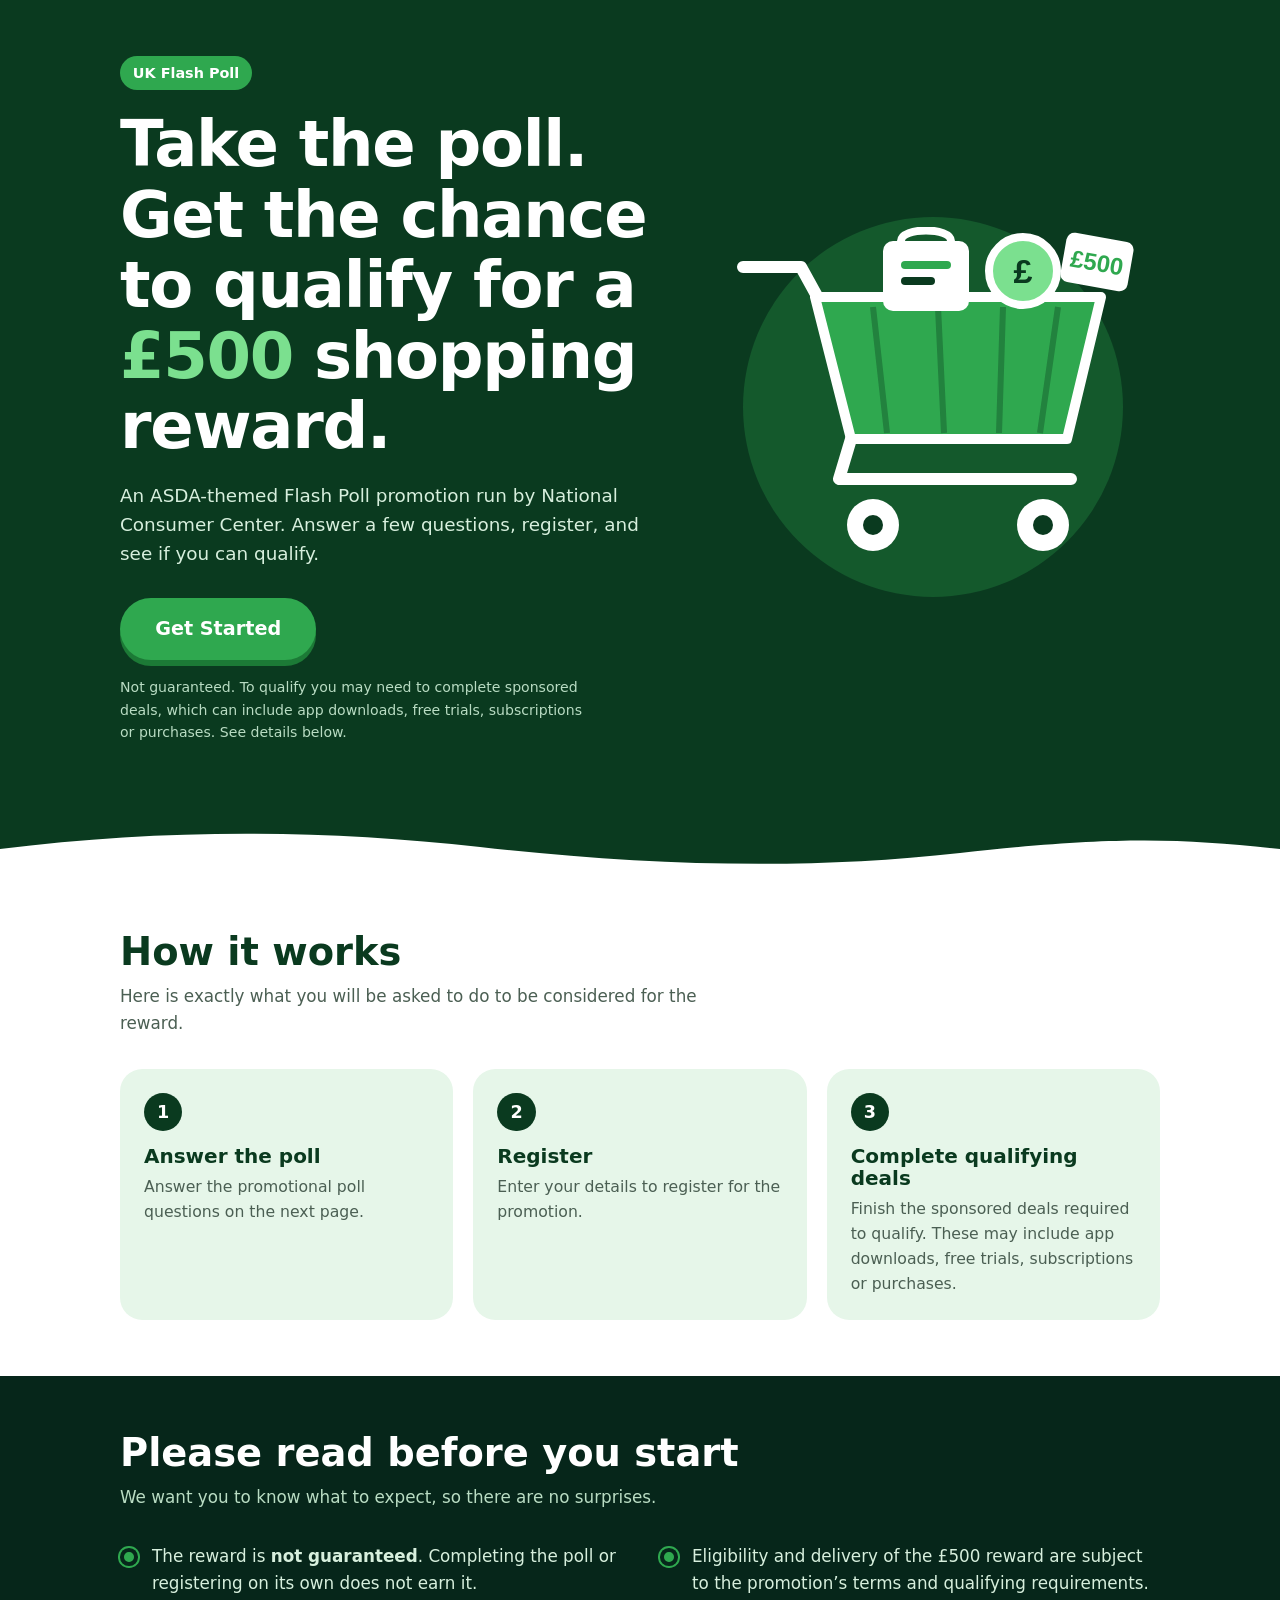
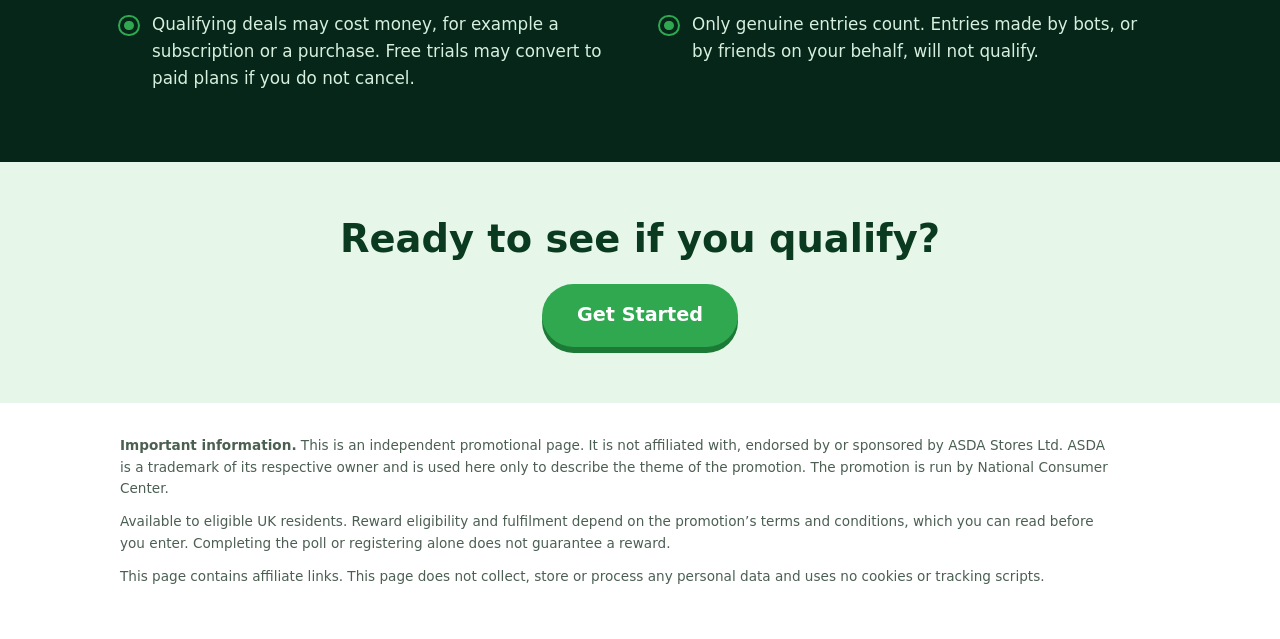
<file: index.html>
<!DOCTYPE html>
<html lang="en-GB" dir="ltr">
<head>
<meta charset="utf-8">
<meta http-equiv="Content-Security-Policy" content="default-src 'none'; style-src 'self'; img-src 'self' data:; base-uri 'none'; form-action 'none'; upgrade-insecure-requests">
<meta name="referrer" content="strict-origin-when-cross-origin">
<meta name="viewport" content="width=device-width, initial-scale=1, viewport-fit=cover">
<title>Flash Poll – Qualify for a £500 Shopping Reward</title>
<meta name="description" content="UK Flash Poll promotion run by National Consumer Center. Answer a few questions, register and see if you can qualify for a £500 shopping reward. Not guaranteed; qualifying deals may cost money.">
<meta name="robots" content="index, follow, max-snippet:-1, max-image-preview:large">
<meta name="theme-color" content="#0a3a1f">
<meta name="color-scheme" content="light">
<meta name="format-detection" content="telephone=no">
<link rel="canonical" href="https://gift2.shop/">
<link rel="icon" href="favicon.svg" type="image/svg+xml">
<meta property="og:type" content="website">
<meta property="og:locale" content="en_GB">
<meta property="og:url" content="https://gift2.shop/">
<meta property="og:title" content="Flash Poll – Qualify for a £500 Shopping Reward">
<meta property="og:description" content="Answer a few questions, register and see if you can qualify. Reward not guaranteed; qualifying deals may cost money.">
<meta name="twitter:card" content="summary">
<meta name="twitter:title" content="Flash Poll – Qualify for a £500 Shopping Reward">
<meta name="twitter:description" content="Answer a few questions, register and see if you can qualify. Reward not guaranteed; qualifying deals may cost money.">
<link rel="stylesheet" href="styles.css">
<script type="application/ld+json">
{"@context":"https://schema.org","@type":"WebPage","name":"Flash Poll – Qualify for a £500 Shopping Reward","url":"https://gift2.shop/","description":"UK Flash Poll promotion run by National Consumer Center. Reward not guaranteed; qualifying deals may cost money.","inLanguage":"en-GB"}
</script>
</head>
<body>
<header class="hero">
<div class="wrap">
<div>
<span class="tag">UK Flash Poll</span>
<h1>Take the poll. Get the chance to qualify for a <span>£500</span> shopping reward.</h1>
<p class="lead">An ASDA-themed Flash Poll promotion run by National Consumer Center. Answer a few questions, register, and see if you can qualify.</p>
<a class="btn" href="https://giftclick.org/?offer_id=4320&amp;aff_id=211210" id="cta1" rel="noopener sponsored nofollow">Get Started</a>
<p class="fine">Not guaranteed. To qualify you may need to complete sponsored deals, which can include app downloads, free trials, subscriptions or purchases. See details below.</p>
</div>
<div class="art" aria-hidden="true">
<div class="disc"></div>
<svg class="cart" viewBox="0 0 420 360" width="420" height="360" xmlns="http://www.w3.org/2000/svg" focusable="false">
<path d="M20 40h58l22 40" fill="none" stroke="#fff" stroke-width="12" stroke-linecap="round" stroke-linejoin="round"/>
<path d="M92 70h286l-34 142H128z" fill="#2fa84f" stroke="#fff" stroke-width="10" stroke-linejoin="round"/>
<path d="M150 80l14 126M215 80l6 126M280 80l-4 126M335 80l-18 126" stroke="#0a3a1f" stroke-opacity=".35" stroke-width="6"/>
<path d="M128 212l-12 40h232" fill="none" stroke="#fff" stroke-width="12" stroke-linecap="round" stroke-linejoin="round"/>
<circle cx="150" cy="298" r="26" fill="#fff"/><circle cx="150" cy="298" r="10" fill="#0a3a1f"/>
<circle cx="320" cy="298" r="26" fill="#fff"/><circle cx="320" cy="298" r="10" fill="#0a3a1f"/>
<rect x="160" y="14" width="86" height="70" rx="10" fill="#fff"/><path d="M178 14c0-14 50-14 50 0" fill="none" stroke="#fff" stroke-width="8"/>
<rect x="178" y="34" width="50" height="8" rx="4" fill="#2fa84f"/><rect x="178" y="50" width="34" height="8" rx="4" fill="#0a3a1f"/>
<circle cx="300" cy="44" r="34" fill="#7be08f" stroke="#fff" stroke-width="8"/>
<text x="300" y="56" font-family="Arial,Helvetica,sans-serif" font-weight="800" font-size="34" text-anchor="middle" fill="#0a3a1f">£</text>
<rect x="340" y="10" width="68" height="50" rx="8" fill="#fff" transform="rotate(10 374 35)"/>
<text x="374" y="44" font-family="Arial,Helvetica,sans-serif" font-weight="800" font-size="24" text-anchor="middle" fill="#2fa84f" transform="rotate(10 374 35)">£500</text>
</svg>
</div>
</div>
<svg class="wave" viewBox="0 0 1200 46" preserveAspectRatio="none" aria-hidden="true" focusable="false"><path d="M0 46V20C150 0 300 0 450 18s300 24 450 6 210-14 300-4v26z" fill="#fff"/></svg>
</header>

<main id="main">
<section aria-labelledby="how">
<div class="wrap">
<h2 id="how">How it works</h2>
<p class="sub">Here is exactly what you will be asked to do to be considered for the reward.</p>
<ol class="steps">
<li><h3>Answer the poll</h3><p>Answer the promotional poll questions on the next page.</p></li>
<li><h3>Register</h3><p>Enter your details to register for the promotion.</p></li>
<li><h3>Complete qualifying deals</h3><p>Finish the sponsored deals required to qualify. These may include app downloads, free trials, subscriptions or purchases.</p></li>
</ol>
</div>
</section>

<section class="know" aria-labelledby="know-h">
<div class="wrap">
<h2 id="know-h">Please read before you start</h2>
<p class="sub">We want you to know what to expect, so there are no surprises.</p>
<div class="grid">
<ul>
<li>The reward is <strong>not guaranteed</strong>. Completing the poll or registering on its own does not earn it.</li>
<li>Qualifying deals may cost money, for example a subscription or a purchase. Free trials may convert to paid plans if you do not cancel.</li>
</ul>
<ul>
<li>Eligibility and delivery of the £500 reward are subject to the promotion’s terms and qualifying requirements.</li>
<li>Only genuine entries count. Entries made by bots, or by friends on your behalf, will not qualify.</li>
</ul>
</div>
</div>
</section>

<section class="cta" aria-labelledby="cta-h">
<div class="wrap">
<h2 id="cta-h">Ready to see if you qualify?</h2>
<a class="btn" href="https://giftclick.org/?offer_id=4320&amp;aff_id=211210" id="cta2" rel="noopener sponsored nofollow">Get Started</a>
</div>
</section>
</main>

<footer>
<div class="wrap">
<p><strong>Important information.</strong> This is an independent promotional page. It is not affiliated with, endorsed by or sponsored by ASDA Stores Ltd. ASDA is a trademark of its respective owner and is used here only to describe the theme of the promotion. The promotion is run by National Consumer Center.</p>
<p>Available to eligible UK residents. Reward eligibility and fulfilment depend on the promotion’s terms and conditions, which you can read before you enter. Completing the poll or registering alone does not guarantee a reward.</p>
<p>This page contains affiliate links. This page does not collect, store or process any personal data and uses no cookies or tracking scripts.</p>
</div>
</footer>
</body>
</html>
</file>
<file: styles.css>
:root{--green:#2fa84f;--lime:#e6f6e9;--dark:#0a3a1f;--deeper:#06261a;--ink:#12261a;--muted:#4b5f53;
--font:system-ui,-apple-system,"Segoe UI",Roboto,"Helvetica Neue",Arial,sans-serif;
box-sizing:border-box;padding-top:env(safe-area-inset-top,0px);padding-bottom:env(safe-area-inset-bottom,0px);color-scheme:light}
html{-webkit-text-size-adjust:100%;-moz-text-size-adjust:100%;text-size-adjust:100%;scroll-padding-top:env(safe-area-inset-top,0px);scroll-behavior:smooth;-webkit-tap-highlight-color:transparent}
*,*::before,*::after{box-sizing:inherit}
body{margin:0;background:#fff;color:#12261a;font:400 1.05rem/1.6 system-ui,-apple-system,"Segoe UI",Roboto,"Helvetica Neue",Arial,sans-serif;-webkit-font-smoothing:antialiased;-moz-osx-font-smoothing:grayscale;overflow-x:hidden;overflow-wrap:break-word}
h1,h2,h3{font-family:system-ui,-apple-system,"Segoe UI",Roboto,"Helvetica Neue",Arial,sans-serif;line-height:1.1;margin:0}
svg{max-width:100%;height:auto}
.wrap{max-width:1080px;margin:0 auto;padding:0 1.25rem}
@supports (padding:max(0px)){.wrap{padding-left:max(1.25rem,env(safe-area-inset-left,0px));padding-right:max(1.25rem,env(safe-area-inset-right,0px))}}
.hero{background:#0a3a1f;color:#fff;position:relative;overflow:hidden}
.hero .wrap{display:grid;grid-template-columns:1.1fr .9fr;gap:2rem;align-items:center;padding-top:3.5rem;padding-bottom:4.5rem}
.hero .wrap>*{min-width:0}
.tag{display:inline-block;background:#2fa84f;color:#fff;font-weight:600;font-size:.9rem;padding:.35rem .8rem;border-radius:99px;margin-bottom:1.2rem}
.hero h1{font-size:2.3rem;font-size:clamp(2.3rem,5.5vw,4rem);font-weight:800;letter-spacing:-.02em}
.hero h1 span{color:#7be08f}
.hero p.lead{font-size:1.15rem;max-width:34rem;margin:1.2rem 0 1.8rem;color:#d7efdd}
.btn{display:inline-block;min-height:48px;background:#2fa84f;color:#fff;text-decoration:none;font-weight:800;font-size:1.2rem;font-family:system-ui,-apple-system,"Segoe UI",Roboto,Arial,sans-serif;padding:1rem 2.2rem;border-radius:99px;box-shadow:0 6px 0 #1c7a36;-webkit-transition:transform .12s,box-shadow .12s;transition:transform .12s,box-shadow .12s;touch-action:manipulation}
.btn:hover{-webkit-transform:translateY(3px);transform:translateY(3px);box-shadow:0 3px 0 #1c7a36}
.btn:active{-webkit-transform:translateY(5px);transform:translateY(5px);box-shadow:0 1px 0 #1c7a36}
.btn:focus-visible{outline:3px solid #fff;outline-offset:4px}
.cta .btn:focus-visible{outline-color:#0a3a1f}
.fine{font-size:.88rem;color:#b9dcc3;margin-top:1rem;max-width:30rem}
.art{position:relative;display:flex;justify-content:center}
.art .disc{position:absolute;width:340px;max-width:90%;height:340px;border-radius:50%;background:#2fa84f;opacity:.28;top:50%;left:50%;-webkit-transform:translate(-50%,-50%);transform:translate(-50%,-50%)}
@supports (aspect-ratio:1){.art .disc{width:min(380px,90%);height:auto;aspect-ratio:1}}
.cart{width:100%;max-width:420px;height:auto;position:relative;-webkit-animation:bob 4s ease-in-out infinite;animation:bob 4s ease-in-out infinite}
@-webkit-keyframes bob{50%{-webkit-transform:translateY(-10px)}}
@keyframes bob{50%{transform:translateY(-10px)}}
@media (prefers-reduced-motion:reduce){.cart{-webkit-animation:none;animation:none}html{scroll-behavior:auto}.btn{-webkit-transition:none;transition:none}}
.wave{display:block;width:100%;height:46px;margin-top:-1px}
section{padding:3.5rem 0}
h2{font-size:1.7rem;font-size:clamp(1.7rem,3.6vw,2.4rem);font-weight:800;color:#0a3a1f;margin-bottom:.6rem}
.sub{color:#4b5f53;max-width:40rem;margin:0 0 2rem}
.steps{display:grid;grid-template-columns:repeat(3,1fr);gap:1.25rem;list-style:none;padding:0;margin:0;counter-reset:s}
.steps li{background:#e6f6e9;border-radius:1.4rem;padding:1.5rem;position:relative;counter-increment:s}
.steps li::before{content:counter(s);display:grid;place-items:center;width:2.4rem;height:2.4rem;border-radius:50%;background:#0a3a1f;color:#fff;font-weight:800;font-size:1.1rem;margin-bottom:.9rem}
.steps h3{font-size:1.25rem;color:#0a3a1f;margin-bottom:.4rem}
.steps p{margin:0;color:#4b5f53;font-size:.98rem}
.know{background:#06261a;color:#fff}
.know h2{color:#fff}
.know .sub{color:#b9dcc3}
.know .grid{display:grid;grid-template-columns:1fr 1fr;gap:1rem 2.5rem}
.know ul{list-style:none;margin:0;padding:0}
.know li{padding-left:2rem;position:relative;margin-bottom:.9rem;color:#d7efdd}
.know li::before{content:"";position:absolute;left:0;top:.35rem;width:1.1rem;height:1.1rem;border-radius:50%;background:#2fa84f;box-shadow:inset 0 0 0 4px #06261a,0 0 0 2px #2fa84f}
.cta{text-align:center;background:#e6f6e9}
.cta h2{margin-bottom:1.5rem}
footer{background:#fff;padding:2rem 0 2.5rem;font-size:.85rem;color:#4b5f53}
footer p{margin:0 0 .7rem;max-width:62rem}
@media (max-width:800px){
.hero .wrap{grid-template-columns:1fr;padding-top:2.5rem;padding-bottom:3.5rem}
.art{order:-1;max-width:300px;margin:0 auto}
.steps,.know .grid{grid-template-columns:1fr}
.btn{display:block;text-align:center}
section{padding:2.75rem 0}}
@media (max-width:480px){
body{font-size:1rem}
.wrap{padding-left:1rem;padding-right:1rem}
.btn{font-size:1.1rem;padding:.95rem 1.25rem}
.steps li{padding:1.25rem}}
@media (min-width:1400px){body{font-size:1.12rem}.wrap{max-width:1200px}}
@media (max-height:500px) and (orientation:landscape){.hero .wrap{padding-top:1.5rem;padding-bottom:2.5rem}}
@media (forced-colors:active){.btn{border:2px solid ButtonText}.tag{border:1px solid CanvasText}}
@media print{.hero,.know,.cta{background:#fff!important;color:#000!important}.hero h1 span,.hero p.lead,.fine,.know li,.know .sub{color:#000!important}.btn,.art,.wave{display:none}}
</file>
